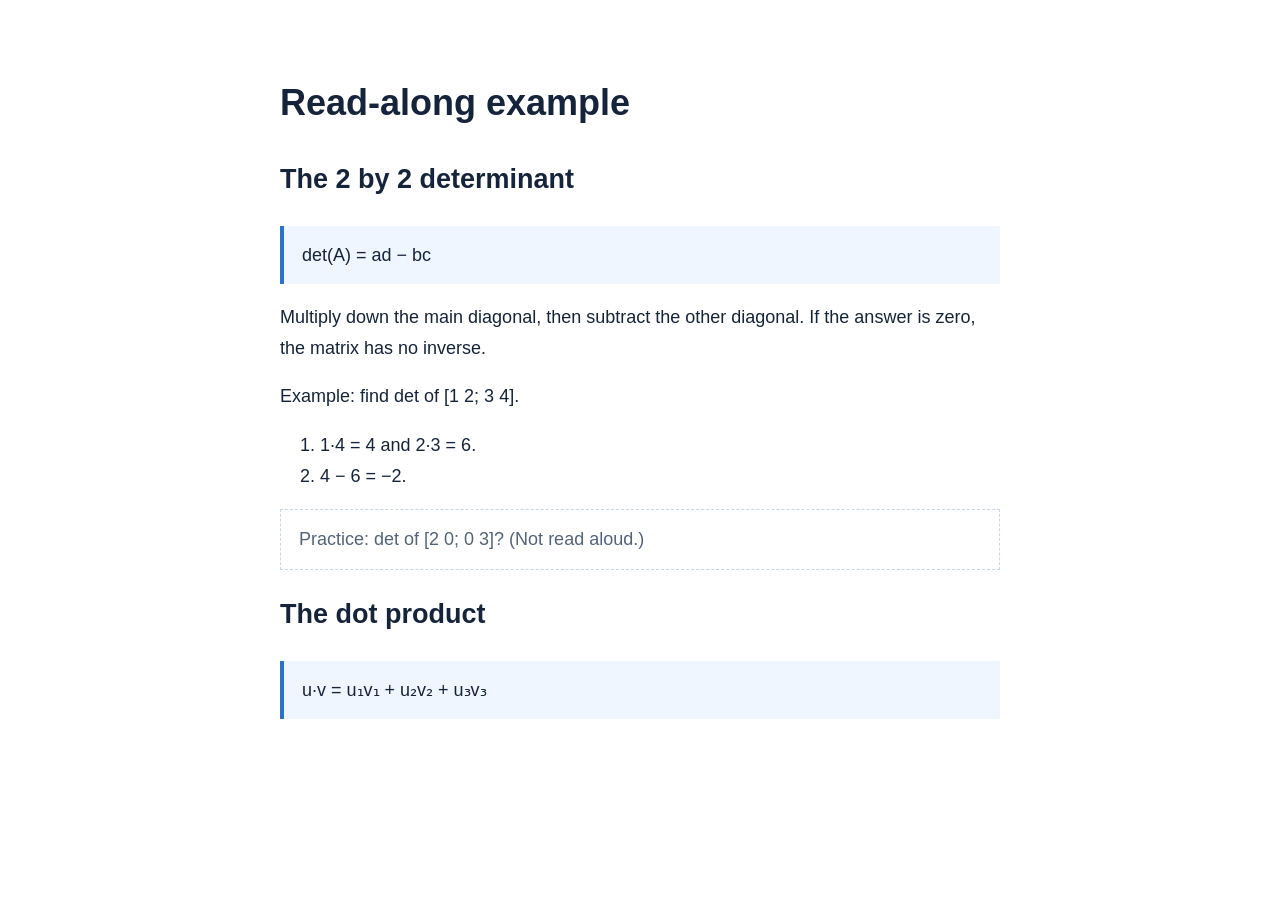
<file: examples/minimal/index.html>
<!DOCTYPE html>
<html lang="en">
<head>
<meta charset="utf-8">
<meta name="viewport" content="width=device-width,initial-scale=1">
<title>Read-along example</title>
<style>
  body { margin: 0; font: 18px/1.7 -apple-system, "Segoe UI", Arial, sans-serif; color: #16243b; background: #fff; }
  main { max-width: 720px; margin: auto; padding: 48px 20px 140px; }
  .rule { background: #eff6ff; border-left: 4px solid #2d72c8; padding: 14px 18px; margin: 16px 0; }
  .quiz { border: 1px dashed #c8d7e8; padding: 14px 18px; color: #53647a; }
</style>
</head>
<body>
<main id="top">
  <h1 class="say" data-say="Read along example.">Read-along example</h1>

  <section>
    <h2 class="say">The 2 by 2 determinant</h2>
    <div data-box="rule">
      <!-- A formula: the page shows symbols, data-say says it in words, data-role gives it a longer pause. -->
      <p class="rule say" data-role="equation"
         data-say="The determinant is A times d, minus b times c: the main diagonal minus the other diagonal.">
        det(A) = ad − bc
      </p>
    </div>
    <div data-box="explain">
      <p class="say">Multiply down the main diagonal, then subtract the other diagonal. If the answer is zero, the matrix has no inverse.</p>
    </div>
    <div data-box="example">
      <p class="say" data-role="question" data-say="Example. Find the determinant of the matrix with rows 1, 2 and 3, 4.">
        Example: find det of [1 2; 3 4].
      </p>
      <ol>
        <li class="say" data-role="step" data-say="1 times 4 is 4, and 2 times 3 is 6.">1·4 = 4 and 2·3 = 6.</li>
        <li class="say" data-role="step" data-say="4 minus 6 is minus 2.">4 − 6 = −2.</li>
      </ol>
    </div>
    <!-- Not narrated: no class "say". Quizzes, tags and sources stay silent. -->
    <div class="quiz">Practice: det of [2 0; 0 3]? (Not read aloud.)</div>
  </section>

  <section>
    <h2 class="say">The dot product</h2>
    <p class="rule say" data-role="equation"
       data-say="The dot product: multiply matching coordinates, then add. Zero means the vectors are at right angles.">
      u·v = u₁v₁ + u₂v₂ + u₃v₃
    </p>
  </section>
</main>
</body>
</html>
</file>
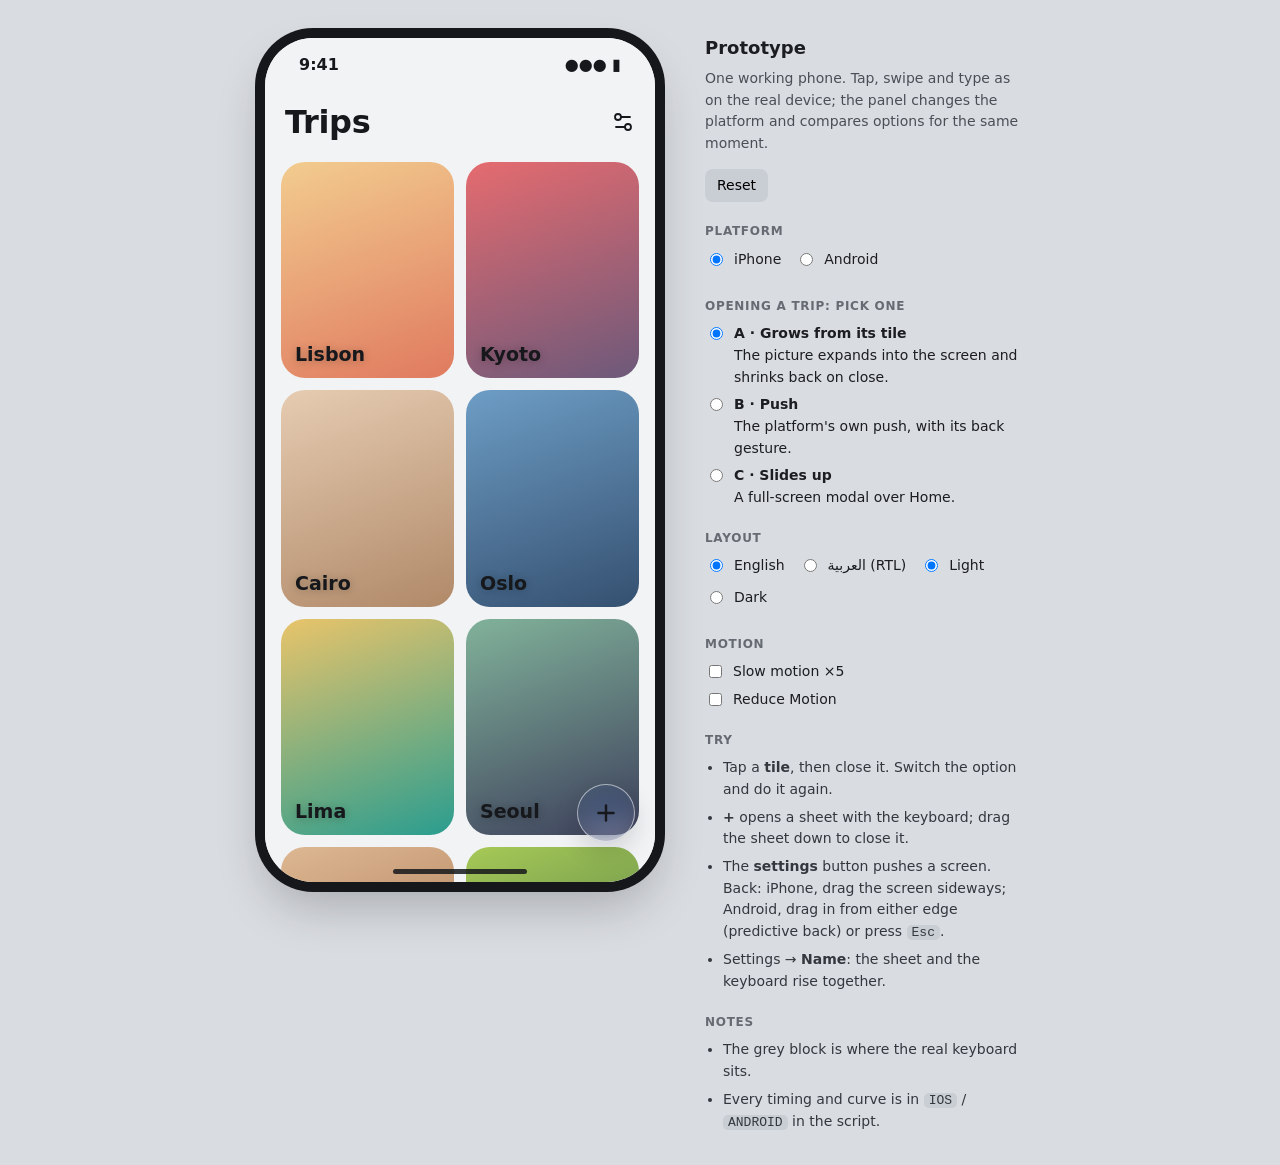
<file: expo-native-html-prototype/templates/prototype.html>
<!doctype html>
<html lang="en">
<head>
<meta charset="utf-8">
<meta name="viewport" content="width=device-width, initial-scale=1">
<title>App prototype</title>
<!--
  A working phone prototype: one file, no build step, no libraries. Open it in a browser.
  Replace the sample content (trips) with the app's; keep the machinery:
    - a navigation stack with the platform's push and back gesture (iOS swipe, Android predictive back)
    - bottom sheets that drag to close and ride the keyboard
    - a tile that grows into its screen (container transform)
    - the side panel: platform, options to compare one moment, direction, theme, slow motion, Reduce Motion
  Every motion value lives in IOS / ANDROID below; the native app copies them (see the skill's
  reference/native-mapping.md). Comments marked "native:" name the component each piece becomes.
-->
<style>
:root{color-scheme:light}
*{box-sizing:border-box}
body{margin:0;min-height:100vh;background:#D9DCE1;font:14px/1.55 system-ui,-apple-system,"Segoe UI",sans-serif;color:#1B1D21}
.wrap{display:flex;flex-wrap:wrap;gap:40px;padding:28px 20px;justify-content:center;align-items:flex-start}

/* ---------- the side panel (the page, not the app) ---------- */
.side{width:320px;max-width:100%}
.side h1{font-size:18px;margin:6px 0}
.side p{margin:0 0 14px;color:#4A4F57}
.side h2{font-size:12px;letter-spacing:.06em;text-transform:uppercase;color:#666B73;margin:20px 0 8px}
.side label{display:flex;align-items:flex-start;gap:8px;margin:0 0 6px;cursor:pointer}
.side label input{margin-top:4px}
.side .opt b{display:block}
.side ul{margin:0;padding-inline-start:18px;color:#33373E}
.side li{margin:0 0 6px}
.side code{background:#C9CDD4;border-radius:5px;padding:0 5px;font-size:13px}
.side .row{display:flex;flex-wrap:wrap;gap:4px 14px}
.side button{font:inherit;border:0;border-radius:8px;background:#C9CDD4;padding:6px 12px;cursor:pointer}

/* ---------- the phone ---------- */
.phone{
  /* tokens: light */
  --bg:#F2F3F5;--surface:#FFFFFF;--ink:#16181C;--muted:#6A707A;--fill:#E3E6EB;--line:rgba(0,0,0,.08);
  --accent:#2F5BD3;--on-accent:#fff;--scrim:rgba(0,0,0,.28);--frost:rgba(255,255,255,.58);--kb:#C9CDD4;
  --w:390px;--h:844px;--r:48px;--k:1;
  position:relative;flex:none;width:var(--w);height:var(--h);margin:10px;border-radius:var(--r);overflow:hidden;
  background:var(--bg);color:var(--ink);box-shadow:0 0 0 10px #15171B,0 24px 48px rgba(0,0,0,.22);
  isolation:isolate;user-select:none;-webkit-user-select:none;-webkit-font-smoothing:antialiased;
  font-family:system-ui,-apple-system,"Geeza Pro","Segoe UI",sans-serif;font-size:17px;line-height:1.35}
.phone[data-theme=dark]{--bg:#0E0F12;--surface:#1A1C20;--ink:#F3F4F6;--muted:#9AA0AA;--fill:#26292F;--line:rgba(255,255,255,.08);
  --accent:#8FB0FF;--on-accent:#0E1A3A;--scrim:rgba(0,0,0,.5);--frost:rgba(40,42,48,.55);--kb:#2A2D33}
.phone[data-platform=android]{--w:412px;--h:915px;--r:36px;font-family:Roboto,system-ui,"Segoe UI",sans-serif;font-size:16px}
.phone button{font:inherit;color:inherit;border:0;background:transparent;padding:0;cursor:pointer;text-align:start;-webkit-tap-highlight-color:transparent;touch-action:manipulation}
.phone input{font:inherit;color:inherit;user-select:text;-webkit-user-select:text}
.phone svg{flex:none}

/* status bar and home indicator (decoration) */
.sb{position:absolute;z-index:60;inset-inline:0;top:0;height:54px;display:flex;align-items:center;justify-content:space-between;padding:0 34px;font-size:16px;font-weight:600;pointer-events:none;direction:ltr}
.phone[data-platform=android] .sb{height:40px;padding:0 22px;font-size:14px;font-weight:500}
.hi{position:absolute;z-index:60;left:50%;bottom:8px;width:134px;height:5px;margin-left:-67px;border-radius:3px;background:var(--ink);opacity:.85;pointer-events:none}
.phone[data-platform=android] .hi{width:108px;height:4px;margin-left:-54px;bottom:10px;opacity:.6}

/* screens: Home underneath, pushed screens on top. native: a native stack (react-native-screens) */
.layer{position:absolute;inset:0;background:var(--bg);overflow:hidden;will-change:transform,opacity}
.layer[hidden]{display:none}
.layer.pushed{box-shadow:0 0 24px rgba(20,24,32,.12)}
.shade{position:absolute;inset:0;z-index:20;background:#000;opacity:0;pointer-events:none}
.scroll{position:absolute;inset:0;overflow-y:auto;scrollbar-width:none;overscroll-behavior:contain}
.scroll::-webkit-scrollbar{display:none}

/* Home header */
.hdr{padding:62px 20px 6px;display:flex;align-items:center;justify-content:space-between}
.phone[data-platform=android] .hdr{padding:48px 16px 6px}
.hdr h1{margin:0;font-size:32px;line-height:40px;font-weight:700;letter-spacing:-.01em}
.phone[data-platform=android] .hdr h1{font-size:28px;font-weight:400;letter-spacing:0}
.icons{display:flex;gap:2px;margin-inline-end:-10px}
.ib{position:relative;width:44px;height:44px;display:grid!important;place-items:center;border-radius:22px;overflow:hidden}
.phone[data-platform=android] .ib{width:48px;height:48px;border-radius:24px}

/* tiles */
.tiles{display:grid;grid-template-columns:repeat(2,minmax(0,1fr));gap:12px;padding:12px 16px 140px}
.tile{position:relative;display:block!important;width:100%;aspect-ratio:4/5;border-radius:24px;overflow:hidden;color:#fff}
.phone[data-platform=android] .tile{border-radius:16px}
.tile .art,.art{position:absolute;inset:0}
.tile .nm{position:absolute;z-index:1;inset-inline:14px;bottom:12px;font-size:19px;font-weight:700;line-height:24px;text-shadow:0 1px 8px rgba(0,0,0,.25)}
.tile.enter{opacity:0;transform:translateY(14px) scale(.96)}
.tile.ghost{visibility:hidden}

/* press feedback: iOS dims while held (no shrink: the tap acts on release, once), Android ripples */
.phone[data-platform=ios] .pr{transition:opacity calc(120ms * var(--k)) ease-out,background-color calc(120ms * var(--k)) ease-out}
.phone[data-platform=ios] .pr.down{opacity:.6}
.phone[data-platform=ios] .row-b.down,.phone[data-platform=ios] .ib.down{opacity:1;background:var(--fill)}
.rip{position:absolute;border-radius:50%;background:currentColor;opacity:.14;pointer-events:none;transform:scale(0)}

/* the + button. native: iOS expo-blur BlurView (systemUltraThinMaterial); Android Material FAB */
.fab{position:absolute;z-index:5;inset-inline-end:20px;bottom:40px;width:58px;height:58px;border-radius:29px;display:grid!important;place-items:center;
  background:var(--frost);-webkit-backdrop-filter:blur(18px) saturate(180%);backdrop-filter:blur(18px) saturate(180%);
  box-shadow:0 8px 24px rgba(20,24,32,.16),inset 0 0 0 1px rgba(255,255,255,.55);overflow:hidden}
.phone[data-platform=android] .fab{inset-inline-end:16px;bottom:36px;width:56px;height:56px;border-radius:16px;background:#D8E2FF;color:#0E1A3A;
  -webkit-backdrop-filter:none;backdrop-filter:none;box-shadow:0 3px 6px rgba(0,0,0,.18),0 2px 4px rgba(0,0,0,.12)}
.phone[data-platform=android][data-theme=dark] .fab{background:#2B3F78;color:#DCE4FF}

/* top bars. native: iOS native-stack header; Android Material top app bar (64dp, title at the start) */
.bar{position:relative;height:44px;margin-top:54px;display:flex;align-items:center;padding:0 8px}
.bar .t{position:absolute;inset-inline:64px;text-align:center;font-weight:600;pointer-events:none;white-space:nowrap;overflow:hidden;text-overflow:ellipsis}
.phone[data-platform=android] .bar{height:64px;margin-top:40px;padding:0 4px}
.phone[data-platform=android] .bar .t{position:static;text-align:start;font-size:22px;font-weight:400;margin-inline-start:4px}
.back .a,.phone[data-platform=android] .back .i{display:none}
.phone[data-platform=android] .back .a{display:block}
[dir=rtl] .back svg{transform:scaleX(-1)}

/* rows */
.sec{margin:16px 16px 0;border-radius:14px;background:var(--surface);overflow:hidden}
.phone[data-platform=android] .sec{margin:8px 0 0;border-radius:0;background:transparent}
.row-b{position:relative;display:flex!important;align-items:center;gap:14px;width:100%;min-height:52px;padding:0 16px;overflow:hidden}
.row-b + .row-b{box-shadow:inset 0 1px 0 var(--line)}
.phone[data-platform=android] .row-b{min-height:56px;padding:0 24px}
.phone[data-platform=android] .row-b + .row-b{box-shadow:none}
.row-b .v{margin-inline-start:auto;color:var(--muted)}
[dir=rtl] .row-b .chev{transform:scaleX(-1)}
.phone[data-platform=android] .row-b .chev{display:none}

/* detail screen (opened from a tile) */
.hero{position:relative;height:340px;color:#fff;overflow:hidden}
.hero .nm{position:absolute;inset-inline:20px;bottom:18px;font-size:34px;font-weight:700;line-height:40px}
.hero .x{position:absolute;z-index:2;top:58px;inset-inline-end:16px;width:36px;height:36px;border-radius:18px;display:grid!important;place-items:center;background:rgba(0,0,0,.28);color:#fff}
.hero .back{position:absolute;z-index:2;top:54px;inset-inline-start:8px;color:#fff}
.off,.hero .off{display:none!important}
.hero.landing .art,.hero.landing .nm{visibility:hidden}
/* the picture in flight between a tile and the hero (it IS the transition) */
.fly{position:absolute;z-index:12;overflow:hidden;pointer-events:none;color:#fff;display:none}
.fly .nm{position:absolute;font-weight:700;white-space:nowrap;text-shadow:0 1px 8px rgba(0,0,0,.25)}
.body{padding:18px 20px 120px}
.body p{margin:0 0 14px;color:var(--muted)}
.fact{display:flex;justify-content:space-between;padding:14px 0;box-shadow:inset 0 -1px 0 var(--line)}

/* sheets. native: iOS formSheet (fitToContents, grabber); Android Material ModalBottomSheet via @expo/ui */
.dim{position:absolute;inset:0;z-index:30;background:var(--scrim);opacity:0;pointer-events:none}
.dim.on{pointer-events:auto}
.sheet{position:absolute;z-index:31;inset-inline:0;bottom:0;background:var(--surface);border-radius:36px 36px 0 0;padding:10px 20px 44px;transform:translateY(110%);will-change:transform}
.sheet[hidden]{display:none}
.phone[data-platform=android] .sheet{border-radius:28px 28px 0 0;padding:8px 24px 40px;background:var(--bg)}
.grab{width:36px;height:5px;border-radius:3px;background:var(--fill);margin:0 auto 14px}
.phone[data-platform=android] .grab{width:32px;height:4px;margin:14px auto 20px;background:var(--muted);opacity:.5}
.sheet h3{margin:0 0 14px;font-size:20px;line-height:26px;text-align:center}
.phone[data-platform=android] .sheet h3{text-align:start;font-weight:400;font-size:22px}
.field{width:100%;height:52px;border:0;border-radius:14px;background:var(--fill);padding:0 16px;outline:none;font-size:17px}
.phone[data-platform=android] .field{border-radius:4px 4px 0 0;box-shadow:inset 0 -1px 0 var(--muted);height:56px}
.phone[data-platform=android] .field:focus{box-shadow:inset 0 -2px 0 var(--accent)}
.primary{position:relative;display:block!important;width:100%;height:52px;margin-top:14px;border-radius:14px!important;background:var(--accent)!important;color:var(--on-accent)!important;text-align:center!important;font-weight:600;overflow:hidden}
.phone[data-platform=android] .primary{height:48px;border-radius:24px!important;font-weight:500}
.primary:disabled{opacity:.4;cursor:default}

/* the keyboard's place (decoration): sheets and fields ride on top of it */
.kb{position:absolute;z-index:40;inset-inline:0;bottom:0;height:300px;background:var(--kb);transform:translateY(100%);display:grid;place-items:center;color:var(--muted);font-size:14px;pointer-events:none}
</style>
</head>
<body>
<div class="wrap">
  <div class="phone" id="phone" data-platform="ios" data-theme="light" dir="ltr">
    <div class="sb"><span>9:41</span><span>●●● ▮</span></div>

    <section class="layer" id="L-home"><div class="shade"></div>
      <div class="scroll">
        <header class="hdr"><h1 data-s="title"></h1>
          <div class="icons"><button class="ib pr" id="toSettings" data-a="settings"></button></div>
        </header>
        <div class="tiles" id="tiles"></div>
      </div>
      <button class="fab" id="fab" data-a="add"></button>
    </section>

    <section class="layer pushed" id="L-settings" hidden><div class="shade"></div>
      <div class="scroll">
        <div class="bar"><button class="ib pr back" data-a="back"></button><span class="t" data-s="settings"></span></div>
        <div class="sec">
          <button class="row-b pr" data-a="name"><span data-s="name"></span><span class="v" id="meName"></span><span class="chev"></span></button>
          <button class="row-b pr"><span data-s="appearance"></span><span class="chev"></span></button>
          <button class="row-b pr"><span data-s="about"></span><span class="chev"></span></button>
        </div>
      </div>
    </section>

    <!-- a trip: pushed, slid up or grown from its tile (the option in the panel) -->
    <section class="layer pushed" id="L-detail" hidden><div class="shade"></div>
      <div class="scroll">
        <div class="hero" id="hero"><div class="art" id="heroArt"></div>
          <button class="ib back pr" data-a="back"></button>
          <button class="x" data-a="close" aria-label="Close"></button>
          <span class="nm" id="heroName"></span>
        </div>
        <div class="body"><p data-s="blurb"></p>
          <div class="fact"><span data-s="dates"></span><span class="v">12 – 19 Mar</span></div>
          <div class="fact"><span data-s="people"></span><span class="v">3</span></div>
        </div>
      </div>
    </section>

    <div class="dim" id="dim"></div>
    <div class="sheet" id="S-add" hidden><div class="grab"></div><h3 data-s="newTrip"></h3>
      <input class="field" id="addq" autocomplete="off" data-p="where">
      <button class="primary pr" id="addgo" disabled data-s="add"></button></div>
    <div class="sheet" id="S-name" hidden><div class="grab"></div><h3 data-s="yourName"></h3>
      <input class="field" id="nameq" autocomplete="off" maxlength="40">
      <button class="primary pr" id="namego" data-s="save"></button></div>
    <div class="kb" id="kb">keyboard</div>
    <div class="hi"></div>
  </div>

  <aside class="side">
    <h1>Prototype</h1>
    <p>One working phone. Tap, swipe and type as on the real device; the panel changes the platform and compares options for the same moment.</p>
    <button id="reset">Reset</button>

    <h2>Platform</h2>
    <div class="row">
      <label><input type="radio" name="platform" value="ios" checked>iPhone</label>
      <label><input type="radio" name="platform" value="android">Android</label>
    </div>

    <h2>Opening a trip: pick one</h2>
    <label class="opt"><input type="radio" name="open" value="grow" checked><span><b>A · Grows from its tile</b>The picture expands into the screen and shrinks back on close.</span></label>
    <label class="opt"><input type="radio" name="open" value="push"><span><b>B · Push</b>The platform's own push, with its back gesture.</span></label>
    <label class="opt"><input type="radio" name="open" value="up"><span><b>C · Slides up</b>A full-screen modal over Home.</span></label>

    <h2>Layout</h2>
    <div class="row">
      <label><input type="radio" name="dir" value="ltr" checked>English</label>
      <label><input type="radio" name="dir" value="rtl">العربية (RTL)</label>
      <label><input type="radio" name="theme" value="light" checked>Light</label>
      <label><input type="radio" name="theme" value="dark">Dark</label>
    </div>

    <h2>Motion</h2>
    <label><input type="checkbox" id="slow"> Slow motion ×5</label>
    <label><input type="checkbox" id="rm"> Reduce Motion</label>

    <h2>Try</h2>
    <ul>
      <li>Tap a <b>tile</b>, then close it. Switch the option and do it again.</li>
      <li><b>+</b> opens a sheet with the keyboard; drag the sheet down to close it.</li>
      <li>The <b>settings</b> button pushes a screen. Back: iPhone, drag the screen sideways; Android, drag in from either edge (predictive back) or press <code>Esc</code>.</li>
      <li>Settings → <b>Name</b>: the sheet and the keyboard rise together.</li>
    </ul>
    <h2>Notes</h2>
    <ul>
      <li>The grey block is where the real keyboard sits.</li>
      <li>Every timing and curve is in <code>IOS</code> / <code>ANDROID</code> in the script.</li>
    </ul>
  </aside>
</div>

<script>
// ---------- content (replace with the app's) ----------
const S = {
  en: { title: 'Trips', settings: 'Settings', name: 'Name', appearance: 'Appearance', about: 'About', newTrip: 'New trip',
        where: 'Where to?', add: 'Add', yourName: 'Your name', save: 'Save', dates: 'Dates', people: 'People',
        blurb: 'A short description of the trip. Real content, not lorem ipsum: the design has to hold the real thing.' },
  ar: { title: 'رحلاتي', settings: 'الإعدادات', name: 'الاسم', appearance: 'المظهر', about: 'عن التطبيق', newTrip: 'رحلة جديدة',
        where: 'إلى أين؟', add: 'إضافة', yourName: 'اسمك', save: 'حفظ', dates: 'التاريخ', people: 'الأشخاص',
        blurb: 'وصف قصير للرحلة. محتوى حقيقي لا نص تجريبي: التصميم يجب أن يحتمل المحتوى الفعلي.' },
};
const trips = [
  ['Lisbon', 'لشبونة', '#E07A5F', '#F2CC8F'], ['Kyoto', 'كيوتو', '#6D597A', '#E56B6F'], ['Cairo', 'القاهرة', '#B08968', '#E6CCB2'],
  ['Oslo', 'أوسلو', '#355070', '#6D9DC5'], ['Lima', 'ليما', '#2A9D8F', '#E9C46A'], ['Seoul', 'سيول', '#3D405B', '#81B29A'],
  ['Rome', 'روما', '#9C6644', '#DDB892'], ['Hanoi', 'هانوي', '#386641', '#A7C957'],
].map(([en, ar, a, b]) => ({ en, ar, art: `linear-gradient(160deg, ${b}, ${a})` }));

// ---------- motion: the values the native app copies ----------
const IOS = {
  ease: 'cubic-bezier(0.32,0.72,0,1)',   // UIKit sheets and navigation
  out: 'cubic-bezier(0.23,1,0.32,1)',    // strong ease-out (things settling in place)
  push: 460, pop: 400, settle: 320,      // ms
  sheetIn: 480, sheetOut: 360, kb: 320, grow: 460, shrink: 400,
};
const ANDROID = {
  enter: 'cubic-bezier(0.05,0.7,0.1,1)', // Material 3 emphasized decelerate (things arriving)
  exit: 'cubic-bezier(0.3,0,0.8,0.15)',  // Material 3 emphasized accelerate (things leaving for good)
  std: 'cubic-bezier(0.2,0,0,1)',        // Material 3 standard (on-screen moves)
  push: 350, pop: 300, settle: 250,      // shared axis X
  sheetIn: 400, sheetOut: 250, kb: 300, grow: 450, shrink: 400,  // container transform
};

// ---------- state, saved per viewer ----------
const $ = (s, r = document) => r.querySelector(s);
const $$ = (s, r = document) => [...r.querySelectorAll(s)];
const phone = $('#phone');
const pref = { platform: 'ios', open: 'grow', dir: 'ltr', theme: 'light', slow: false, rm: false };
try { Object.assign(pref, JSON.parse(localStorage.getItem('proto-pref') || '{}')); } catch {}
const save = () => { try { localStorage.setItem('proto-pref', JSON.stringify(pref)); } catch {} };
const ios = () => pref.platform === 'ios';
const M = () => (ios() ? IOS : ANDROID);
const T = (ms) => ms * (pref.slow ? 5 : 1);
const reduced = () => pref.rm || matchMedia('(prefers-reduced-motion: reduce)').matches;
const W = () => phone.clientWidth, H = () => phone.clientHeight, KB = 300;
const lang = () => (pref.dir === 'rtl' ? 'ar' : 'en');
const rect = (n) => { const a = n.getBoundingClientRect(), b = phone.getBoundingClientRect(); return { top: a.top - b.top, left: a.left - b.left, width: a.width, height: a.height }; };

// ---------- icons (Lucide, ISC licence) ----------
const I = {
  plus: '<path d="M5 12h14"/><path d="M12 5v14"/>',
  gear: '<path d="M14 17H5"/><path d="M19 7h-9"/><circle cx="17" cy="17" r="3"/><circle cx="7" cy="7" r="3"/>',
  chevron: '<path d="m15 18-6-6 6-6"/>',
  arrow: '<path d="m12 19-7-7 7-7"/><path d="M19 12H5"/>',
  next: '<path d="m9 18 6-6-6-6"/>',
  x: '<path d="M18 6 6 18"/><path d="m6 6 12 12"/>',
};
const svg = (k, size = 24, w = 2, cls = '') => `<svg class="${cls}" width="${size}" height="${size}" viewBox="0 0 24 24" fill="none" stroke="currentColor" stroke-width="${w}" stroke-linecap="round" stroke-linejoin="round" aria-hidden="true">${I[k]}</svg>`;
$('#toSettings').innerHTML = svg('gear', 24, 1.8);
$('#fab').innerHTML = svg('plus', 26, 2.2);
$$('.back').forEach((b) => b.innerHTML = svg('chevron', 28, 2.2, 'i') + svg('arrow', 24, 2, 'a'));
$$('.x').forEach((b) => b.innerHTML = svg('x', 18, 2.4));
$$('.chev').forEach((c) => c.innerHTML = svg('next', 18, 2));

// ---------- render ----------
let myName = 'Sam';
function render() {
  phone.dataset.platform = pref.platform; phone.dataset.theme = pref.theme; phone.dir = pref.dir;
  phone.style.setProperty('--k', pref.slow ? '5' : '1');
  const s = S[lang()];
  $$('[data-s]').forEach((n) => n.textContent = s[n.dataset.s]);
  $$('[data-p]').forEach((n) => n.placeholder = s[n.dataset.p]);
  $('#meName').textContent = myName;
  $('#tiles').innerHTML = trips.map((t, i) => `<button class="tile pr" data-i="${i}"><span class="art" style="background:${t.art}"></span><span class="nm">${t[lang()]}</span></button>`).join('');
}

// ---------- press feedback ----------
phone.addEventListener('pointerdown', (e) => {
  const el = e.target.closest('.pr'); if (!el || el.disabled) return;
  if (ios()) {
    el.classList.add('down');
    const up = () => { el.classList.remove('down'); removeEventListener('pointerup', up); removeEventListener('pointercancel', up); };
    addEventListener('pointerup', up); addEventListener('pointercancel', up);
    return;
  }
  // Android ripple from the touch point. native: Pressable android_ripple { foreground: true }
  const r = el.getBoundingClientRect(), size = Math.hypot(r.width, r.height) * 2;
  const s = document.createElement('span'); s.className = 'rip';
  Object.assign(s.style, { width: size + 'px', height: size + 'px', left: e.clientX - r.left - size / 2 + 'px', top: e.clientY - r.top - size / 2 + 'px' });
  el.appendChild(s);
  const grow = s.animate([{ transform: 'scale(0)' }, { transform: 'scale(1)' }], { duration: T(450), easing: ANDROID.std, fill: 'forwards' });
  const fade = () => { removeEventListener('pointerup', fade); removeEventListener('pointercancel', fade);
    grow.finished.catch(() => {}).then(() => s.animate([{ opacity: .14 }, { opacity: 0 }], { duration: T(200), fill: 'forwards' }).finished.then(() => s.remove())); };
  addEventListener('pointerup', fade); addEventListener('pointercancel', fade);
});

// ---------- navigation stack ----------
// native: iOS native stack push + back swipe; Android native stack with a shared-axis push and predictive back
const L = { home: $('#L-home'), settings: $('#L-settings'), detail: $('#L-detail') };
let stack = ['home'], busy = false, swallowClick = false;
const sign = () => (pref.dir === 'rtl' ? -1 : 1); // where pushed screens come from: the right in LTR, the left in RTL

function style(el, d, ease) { el.style.transition = d ? `transform ${d}ms ${ease}, opacity ${d}ms ${ease}` : 'none'; }
// p: how far the top screen has gone back (0 = fully in, 1 = fully out)
function pose(top, under, p, d) {
  const shade = $('.shade', under);
  const ease = ios() ? IOS.ease : ANDROID.std;
  style(top, d, ease); style(under, d, ease);
  shade.style.transition = d ? `opacity ${d}ms ${ease}` : 'none';
  top.style.borderRadius = '';
  if (reduced()) {
    top.style.transform = under.style.transform = 'none'; under.style.opacity = '1'; top.style.opacity = String(1 - p); shade.style.opacity = '0';
  } else if (ios()) {
    top.style.opacity = '1'; under.style.opacity = '1';
    top.style.transform = `translateX(${p * sign() * W()}px)`;
    under.style.transform = `translateX(${-(1 - p) * 0.3 * sign() * W()}px)`;
    shade.style.opacity = String((1 - p) * 0.08);
  } else {
    // Material shared axis X: both slide 30dp and fade through
    top.style.transform = `translateX(${p * sign() * 30}px)`; top.style.opacity = String(1 - p);
    under.style.transform = `translateX(${-(1 - p) * sign() * 30}px)`; under.style.opacity = String(p);
    shade.style.opacity = '0';
  }
}
function push(id) {
  if (busy || stack.includes(id)) return;
  const top = L[id], under = L[stack.at(-1)];
  top.hidden = false; top.style.zIndex = String(stack.length + 1);
  pose(top, under, 1, 0); void top.offsetWidth;
  busy = true; stack.push(id);
  const d = T(reduced() ? 240 : M().push);
  pose(top, under, 0, d);
  setTimeout(() => { busy = false; }, d);
}
function pop(from = 0) {
  if (stack.length < 2 || busy) return;
  const id = stack.at(-1), top = L[id], under = L[stack.at(-2)];
  if (id === 'detail' && opened.how !== 'push') return closeDetail();
  const d = T(reduced() ? 220 : Math.max(180, M().pop * (1 - from)));
  busy = true;
  pose(top, under, 1, d);
  setTimeout(() => { top.hidden = true; stack.pop(); clear(top); clear(under); busy = false; }, d);
}
function clear(el) { el.style.transition = 'none'; el.style.transform = ''; el.style.opacity = ''; el.style.borderRadius = ''; el.style.clipPath = ''; }

// Back gestures. iOS: drag the screen sideways from anywhere (iOS 26+ full-screen back swipe).
// Android: predictive back from either edge: the screen shrinks and shows Home underneath.
function backGesture(layer, id) {
  layer.addEventListener('pointerdown', (e) => {
    if (busy || stack.at(-1) !== id || e.target.closest('input')) return;
    // iOS: a modal (grown or slid up) closes by its button; Android's system back closes anything
    if (id === 'detail' && opened.how !== 'push' && ios()) return;
    const pr = phone.getBoundingClientRect(), x = e.clientX - pr.left;
    const edge = x < 40 ? 1 : x > pr.width - 40 ? -1 : 0;
    if (!ios() && !edge) return;
    const under = L[stack.at(-2)];
    const x0 = e.clientX, y0 = e.clientY;
    let drag = false, p = 0, lastX = x0, lastT = performance.now(), v = 0;
    const move = (ev) => {
      const dx = ev.clientX - x0, dy = ev.clientY - y0;
      if (!drag) {
        const ok = ios() ? dx * sign() > 10 : dx * edge > 10;
        if (ok && Math.abs(dx) > Math.abs(dy) * 1.2) { drag = true; layer.setPointerCapture(e.pointerId); }
        else if (Math.abs(dy) > 10 || Math.abs(dx) > 10) { end(); return; } else return;
      }
      const now = performance.now(); v = Math.abs(ev.clientX - lastX) / Math.max(1, now - lastT); lastX = ev.clientX; lastT = now;
      if (ios()) { p = Math.min(1, Math.max(0, dx * sign() / W())); pose(layer, under, p, 0); }
      else { p = Math.min(1, Math.max(0, dx * edge / (W() * 0.5))); peek(layer, under, p, edge, 0); }
    };
    const up = () => {
      end(); if (!drag) return; swallowClick = true;
      if (ios()) { if (p > 0.35 || v > 0.45) pop(p); else pose(layer, under, 0, T(IOS.settle)); return; }
      if (p > 0.4 || v > 0.5) commitPeek(layer, under);
      else peek(layer, under, 0, edge, T(ANDROID.settle));
    };
    const end = () => { layer.removeEventListener('pointermove', move); layer.removeEventListener('pointerup', up); layer.removeEventListener('pointercancel', up); };
    layer.addEventListener('pointermove', move); layer.addEventListener('pointerup', up); layer.addEventListener('pointercancel', up);
  });
}
// predictive back preview: the screen shrinks to 90%, moves a little toward the edge, rounds its corners
function peek(top, under, g, edge, d) {
  style(top, d, ANDROID.std); under.style.transition = 'none';
  under.style.transform = 'none'; under.style.opacity = '1'; $('.shade', under).style.opacity = '0';
  top.style.opacity = '1';
  top.style.transform = `translateX(${g * edge * 0.06 * W()}px) scale(${1 - 0.1 * g})`;
  top.style.borderRadius = g ? '28px' : '';
}
function commitPeek(top, under) {
  if (stack.at(-1) === 'detail' && opened.how !== 'push') {
    // settle the preview back to full size while the screen shrinks into its tile
    style(top, T(M().shrink), ANDROID.std); top.style.transform = ''; top.style.borderRadius = '';
    return closeDetail();
  }
  busy = true;
  const d = T(200);
  style(top, d, ANDROID.exit);
  top.style.opacity = '0'; top.style.transform += ' scale(0.95)';
  setTimeout(() => { top.hidden = true; stack.pop(); clear(top); clear(under); busy = false; }, d);
}
['settings', 'detail'].forEach((id) => backGesture(L[id], id));
phone.addEventListener('pointerdown', () => { swallowClick = false; }, true); // only the drag's own click is swallowed
phone.addEventListener('click', (e) => { if (swallowClick) { swallowClick = false; e.stopPropagation(); e.preventDefault(); } }, true);

// ---------- keyboard and sheets ----------
const kb = $('#kb'), dim = $('#dim');
let kbUp = false, sheet = null, sheetBusy = false;
function sheetTo(s, y, d, ease) { s.style.transition = d ? `transform ${d}ms ${ease}` : 'none'; s.style.transform = `translateY(${y}px)`; }
function kbTo(up, d) {
  kbUp = up;
  const ease = ios() ? IOS.ease : ANDROID.std;
  kb.style.transition = `transform ${d}ms ${ease}`; kb.style.transform = up ? 'translateY(0)' : 'translateY(100%)';
  if (sheet && !sheetBusy) sheetTo(sheet, up ? -KB : 0, d, ease);
}
phone.addEventListener('focusin', (e) => { if (e.target.matches('input') && !kbUp) kbTo(true, T(M().kb)); });
phone.addEventListener('focusout', () => setTimeout(() => { if (!phone.querySelector('input:focus') && kbUp) kbTo(false, T(M().kb)); }, 0));
// A button or a sheet never steals focus from the field: a tap is never lost while the keyboard
// moves, and a sheet stays put under the finger that grabs it (touching a sheet keeps the keyboard).
phone.addEventListener('mousedown', (e) => {
  if (!phone.querySelector('input:focus') || e.target.closest('input')) return;
  if (e.target.closest('button') || e.target.closest('.sheet')) e.preventDefault();
});

function dimTo(on, d) { dim.style.transition = `opacity ${d}ms ease-out`; dim.style.opacity = on ? '1' : '0'; dim.classList.toggle('on', on); }
function present(s, field) {
  if (sheet) return;
  sheet = s; s.hidden = false; sheetBusy = true;
  const d = T(reduced() ? 220 : M().sheetIn), ease = ios() ? IOS.ease : ANDROID.enter;
  if (reduced()) { sheetTo(s, field ? -KB : 0, 0); s.style.opacity = '0'; }
  else { s.style.opacity = '1'; sheetTo(s, s.offsetHeight + 40, 0); }
  void s.offsetWidth;
  dimTo(true, T(300));
  if (field) { kbUp = true; kb.style.transition = `transform ${d}ms ${ease}`; kb.style.transform = 'translateY(0)'; }
  if (reduced()) { s.style.transition = `opacity ${d}ms ease-out`; s.style.opacity = '1'; } else sheetTo(s, field ? -KB : 0, d, ease);
  if (field) field.focus({ preventScroll: true });
  setTimeout(() => { sheetBusy = false; }, d);
}
function dismiss(after) {
  const s = sheet; if (!s) return;
  sheetBusy = true;
  const d = T(reduced() ? 200 : M().sheetOut), ease = ios() ? IOS.ease : ANDROID.exit;
  if (kbUp) { kbUp = false; kb.style.transition = `transform ${d}ms ${ease}`; kb.style.transform = 'translateY(100%)'; }
  const f = s.querySelector('input:focus'); if (f) f.blur();
  if (reduced()) { s.style.transition = `opacity ${d}ms ease-out`; s.style.opacity = '0'; } else sheetTo(s, s.offsetHeight + 40, d, ease);
  dimTo(false, d);
  setTimeout(() => { s.hidden = true; sheet = null; sheetBusy = false; after && after(); }, d);
}
dim.onclick = () => dismiss();
// drag a sheet down to close it; upward it only stretches a little
$$('.sheet').forEach((s) => s.addEventListener('pointerdown', (e) => {
  if (sheetBusy || sheet !== s || e.target.closest('input')) return;
  const y0 = e.clientY, base = kbUp ? -KB : 0;
  let drag = false, dy = 0, lastY = y0, lastT = performance.now(), v = 0;
  if (!e.target.closest('button')) s.setPointerCapture(e.pointerId); // a button keeps its tap
  const move = (ev) => {
    dy = ev.clientY - y0;
    if (!drag) { if (Math.abs(dy) > 8) { drag = true; s.setPointerCapture(e.pointerId); } else return; }
    const now = performance.now(); v = (ev.clientY - lastY) / Math.max(1, now - lastT); lastY = ev.clientY; lastT = now;
    sheetTo(s, base + (dy > 0 ? dy : dy * 0.18), 0);
  };
  const up = () => {
    s.removeEventListener('pointermove', move); s.removeEventListener('pointerup', up); s.removeEventListener('pointercancel', up);
    if (!drag) return; swallowClick = true;
    if (dy > s.offsetHeight * 0.28 || v > 0.5) dismiss(); else sheetTo(s, base, T(M().settle), ios() ? IOS.ease : ANDROID.std);
  };
  s.addEventListener('pointermove', move); s.addEventListener('pointerup', up); s.addEventListener('pointercancel', up);
}));

// ---------- a trip: grow from the tile, push, or slide up ----------
// native (grow): a transparent modal that draws its own container transform from the measured tile
const detail = L.detail;
let opened = { how: null, i: -1 };
function fillDetail(i) {
  const t = trips[i];
  $('#heroArt').style.background = t.art; $('#heroName').textContent = t[lang()];
  // a pushed screen has a back button; a modal (grown or slid up) has a close button
  $('.x', detail).classList.toggle('off', pref.open === 'push');
  $('.back', detail).classList.toggle('off', pref.open !== 'push');
  $('.scroll', detail).scrollTop = 0;
}
// The picture flies between the tile's frame and the hero's frame while the rest of the screen fades
// in or out around it; the name grows with it. native: a shared-element / container transform,
// animated with transforms (scale + translate) on the UI thread, not with layout props.
const fly = document.createElement('div'); fly.className = 'fly';
fly.innerHTML = '<span class="art"></span><span class="nm"></span>'; phone.appendChild(fly);
const frame = (r, radius) => ({ top: r.top + 'px', left: r.left + 'px', width: r.width + 'px', height: r.height + 'px', borderRadius: radius + 'px' });
const label = (big) => (big ? { fontSize: '34px', lineHeight: '40px', insetInlineStart: '20px', bottom: '18px' }
                            : { fontSize: '19px', lineHeight: '24px', insetInlineStart: '14px', bottom: '12px' });
function flight(fromRect, toRect, grow, d, ease) {
  const t = trips[opened.i], tileR = ios() ? 24 : 16;
  $('.art', fly).style.background = t.art; $('.nm', fly).textContent = t[lang()];
  fly.style.display = 'block';
  const a = fly.animate([frame(fromRect, grow ? tileR : 0), frame(toRect, grow ? 0 : tileR)], { duration: d, easing: ease, fill: 'forwards' });
  $('.nm', fly).animate([label(!grow), label(grow)], { duration: d, easing: ease, fill: 'forwards' });
  return a.finished.then(() => { fly.style.display = 'none'; fly.getAnimations({ subtree: true }).forEach((x) => x.cancel()); });
}
function openDetail(i, tile) {
  if (busy || sheet) return;
  fillDetail(i); opened = { how: pref.open, i };
  if (pref.open === 'push') return push('detail');
  detail.hidden = false; detail.style.zIndex = '10'; stack.push('detail'); busy = true;
  const done = () => { busy = false; };
  if (reduced()) { detail.animate([{ opacity: 0 }, { opacity: 1 }], { duration: T(220) }).finished.then(done); return; }
  if (pref.open === 'up') {
    const d = T(M().sheetIn);
    detail.animate([{ transform: `translateY(${H()}px)` }, { transform: 'translateY(0)' }], { duration: d, easing: ios() ? IOS.ease : ANDROID.enter }).finished.then(done);
    return;
  }
  const d = T(M().grow), ease = ios() ? IOS.ease : ANDROID.std, hero = $('#hero');
  tile.classList.add('ghost'); hero.classList.add('landing');
  const from = rect(tile), to = { top: 0, left: 0, width: W(), height: hero.offsetHeight };
  detail.animate([{ opacity: 0 }, { opacity: 1 }], { duration: d * 0.5, easing: 'ease-out' });
  $('.body', detail).animate([{ opacity: 0, transform: 'translateY(24px)' }, { opacity: 0, offset: 0.35 }, { opacity: 1, transform: 'none' }], { duration: d, easing: ease });
  flight(from, to, true, d, ease).then(() => { hero.classList.remove('landing'); tile.classList.remove('ghost'); done(); });
}
function closeDetail() {
  if (stack.at(-1) !== 'detail') return;
  busy = true;
  const end = () => { detail.hidden = true; stack.pop(); clear(detail); busy = false; };
  const tile = $(`.tile[data-i="${opened.i}"]`);
  if (reduced()) { detail.animate([{ opacity: 1 }, { opacity: 0 }], { duration: T(200) }).finished.then(end); return; }
  if (opened.how === 'up') {
    detail.animate([{ transform: 'translateY(0)' }, { transform: `translateY(${H()}px)` }], { duration: T(M().sheetOut), easing: ios() ? IOS.ease : ANDROID.exit }).finished.then(end);
    return;
  }
  const r = tile && rect(tile);
  if (!r || r.top + r.height < 0 || r.top > H()) { // the tile scrolled away: fade instead
    detail.animate([{ opacity: 1 }, { opacity: 0 }], { duration: T(200) }).finished.then(end); return;
  }
  const d = T(M().shrink), ease = ios() ? IOS.ease : ANDROID.std, hero = $('#hero');
  const from = rect(hero);
  tile.classList.add('ghost'); hero.classList.add('landing');
  detail.animate([{ opacity: 1 }, { opacity: 0 }], { duration: d * 0.6, easing: 'ease-out', fill: 'forwards' });
  flight(from, r, false, d, ease).then(() => {
    tile.classList.remove('ghost'); hero.classList.remove('landing');
    detail.getAnimations({ subtree: true }).forEach((a) => a.cancel()); end();
  });
}

// ---------- actions ----------
phone.addEventListener('click', (e) => {
  const tile = e.target.closest('.tile'); if (tile) return openDetail(+tile.dataset.i, tile);
  const a = e.target.closest('[data-a]')?.dataset.a;
  if (a === 'settings') push('settings');
  if (a === 'back') pop();
  if (a === 'close') closeDetail();
  if (a === 'add') { $('#addq').value = ''; $('#addgo').disabled = true; present($('#S-add'), $('#addq')); }
  if (a === 'name') { $('#nameq').value = myName; present($('#S-name'), $('#nameq')); }
});
$('#addq').addEventListener('input', () => { $('#addgo').disabled = !$('#addq').value.trim(); });
$('#addgo').onclick = () => {
  const n = $('#addq').value.trim(); if (!n) return;
  dismiss(() => {
    trips.unshift({ en: n, ar: n, art: 'linear-gradient(160deg, #A3B18A, #588157)' });
    render();
    const t = $('.tile[data-i="0"]'); t.classList.add('enter'); void t.offsetWidth; t.classList.remove('enter');
    t.animate([{ opacity: 0, transform: 'translateY(14px) scale(.96)' }, { opacity: 1, transform: 'none' }], { duration: T(420), easing: IOS.out });
  });
};
$('#namego').onclick = () => { myName = $('#nameq').value.trim() || myName; dismiss(() => { $('#meName').textContent = myName; }); };
addEventListener('keydown', (e) => { if (e.key === 'Escape') { if (sheet) dismiss(); else if (stack.length > 1) pop(); } }); // Android back

// ---------- the panel ----------
function resetPhone() {
  if (sheet) { sheet.hidden = true; sheet = null; dimTo(false, 0); }
  kbTo(false, 0); document.activeElement?.blur?.();
  Object.values(L).forEach((l) => { clear(l); l.getAnimations().forEach((a) => a.cancel()); if (l !== L.home) l.hidden = true; });
  stack = ['home']; busy = false; $('.scroll', L.home).scrollTop = 0;
}
function syncPanel() {
  for (const k of ['platform', 'open', 'dir', 'theme']) { const r = $(`input[name=${k}][value=${pref[k]}]`); if (r) r.checked = true; }
  $('#slow').checked = pref.slow; $('#rm').checked = pref.rm;
}
$$('.side input[type=radio]').forEach((r) => r.addEventListener('change', () => {
  pref[r.name] = r.value; save();
  if (r.name !== 'open') resetPhone();
  render();
}));
$('#slow').onchange = () => { pref.slow = $('#slow').checked; save(); render(); };
$('#rm').onchange = () => { pref.rm = $('#rm').checked; save(); };
$('#reset').onclick = () => { resetPhone(); render(); };

syncPanel(); render();
</script>
</body>
</html>
</file>
